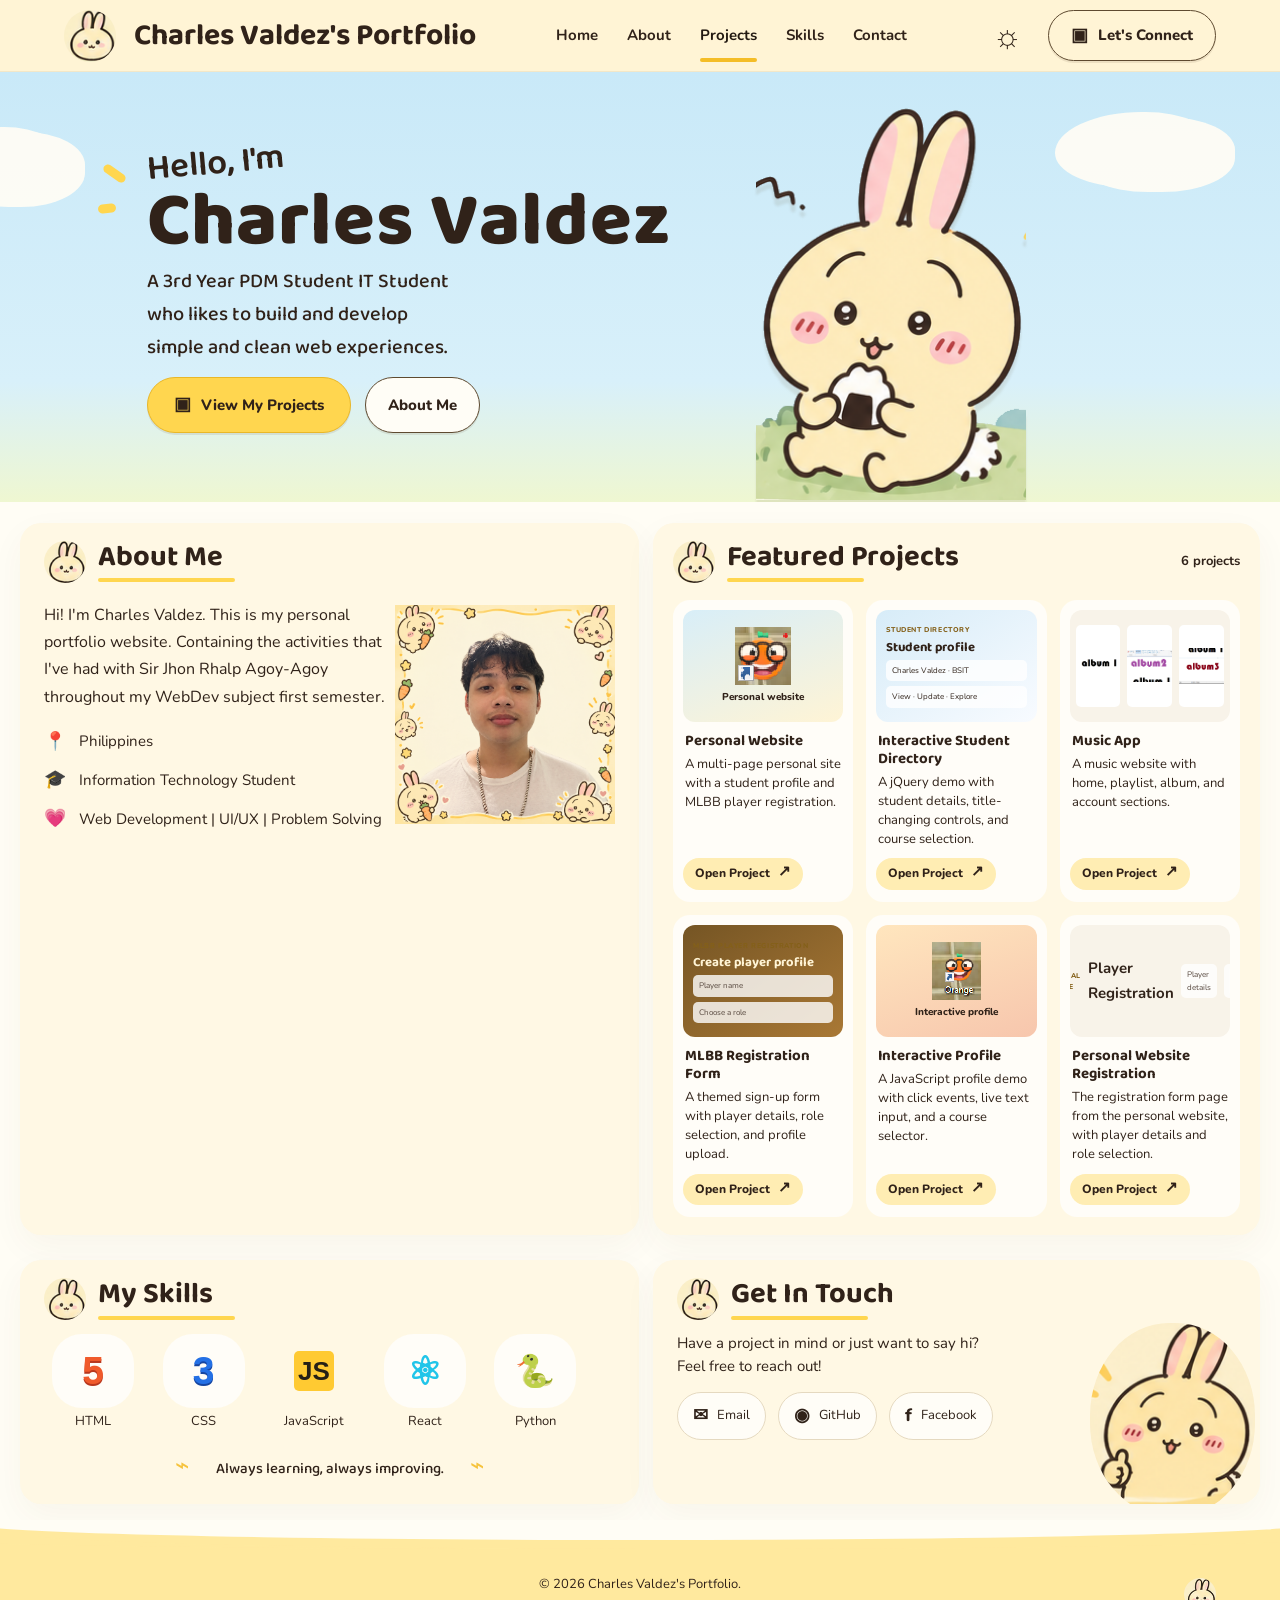
<file: usagi-portfolio/index.html>
<!doctype html>
<html lang="en">
  <head>
    <meta charset="utf-8">
    <meta name="viewport" content="width=device-width,initial-scale=1">
    <meta name="theme-color" content="#fff4d5">
    <meta name="description" content="Charles Valdez's pastel portfolio — a passionate developer who loves building simple, clean, useful web experiences.">
    <title>Charles Valdez's Portfolio</title>
    <link rel="preconnect" href="https://fonts.googleapis.com">
    <link rel="preconnect" href="https://fonts.gstatic.com" crossorigin>
    <link href="https://fonts.googleapis.com/css2?family=Baloo+2:wght@400;500;600;700;800&family=Nunito:wght@400;500;600;700;800&display=swap" rel="stylesheet">
    <link rel="stylesheet" href="styles.css">
  </head>
  <body>
    <header class="site-header"><a class="brand" href="#home"><img src="assets/usagi-logo.png" alt=""><span>Charles Valdez's Portfolio</span></a><button class="menu-toggle" aria-label="Open navigation" aria-expanded="false"><span></span><span></span><span></span></button>
      <nav class="nav" aria-label="Main navigation"><a class="active" href="#home">Home</a><a href="#about">About</a><a href="#projects">Projects</a><a href="#skills">Skills</a><a href="#contact">Contact</a></nav>
      <div class="header-actions"><button class="theme-toggle" aria-label="Toggle dark mode" title="Toggle dark mode">☼</button><a class="pill connect" href="#contact"><span class="briefcase">▣</span> Let's Connect</a></div>
    </header>
    <main id="home">
      <section class="hero">
        <div class="hero-copy"><span class="spark spark-one"></span><span class="spark spark-two"></span>
          <p class="eyebrow">Hello, I'm</p>
          <h1>Charles Valdez</h1>
          <p class="intro">
            A 3rd Year PDM Student IT Student<br class="desktop"> who likes to build and develop<br class="desktop">simple and clean web experiences.
          </p>
          <div class="hero-buttons"><a class="pill primary" href="#projects"><span class="briefcase">▣</span> View My Projects</a><a class="pill" href="#about">About Me</a></div>
        </div>
        <img class="hero-usagi" src="assets/usagi-hero.png" alt="Usagi holding a rice ball"></section>
      <div class="content-grid">
        <section class="panel about-panel" id="about">
          <div class="section-title"><img src="assets/usagi-logo.png" alt="">
            <div>
              <h2>About Me</h2>
              <span class="underline"></span></div>
          </div>
          <div class="about-content">
            <div>
              <p>Hi! I'm Charles Valdez. This is my personal portfolio website. Containing the activities that I've had with Sir Jhon Rhalp Agoy-Agoy throughout my WebDev subject first semester.</p>
              <ul class="facts">
                <li><span>📍</span> Philippines
                </li>
                <li><span>🎓</span> Information Technology Student
                </li>
                <li><span>💗</span> Web Development | UI/UX | Problem Solving
                </li>
              </ul>
            </div>
            <img src="assets/2ade667f-fbb0-4950-a310-0f967812a03e.png" alt="Usagi working on a laptop"></div>
        </section>
        <section class="panel projects-panel" id="projects">
          <div class="section-title"><img src="assets/usagi-logo.png" alt="">
            <div>
              <h2>Featured Projects</h2>
              <span class="underline"></span></div>
            <span class="view-all">6 projects</span></div>
          <div class="projects" id="projects-list">
            <article class="project-card">
              <div class="project-art preview-personal">
                <img class="preview-app-icon" src="projects/personal-website/idol.png" alt="" loading="lazy">
                <span>Personal website</span>
              </div>
              <h3>Personal Website</h3>
              <p>A multi-page personal site with a student profile and MLBB player registration.</p>
              <a class="small-pill" href="projects/personal-website/Home.html" target="_blank" rel="noreferrer">Open Project <span>↗</span></a>
            </article>
            <article class="project-card">
              <div class="project-art preview-directory">
                <span class="preview-kicker">STUDENT DIRECTORY</span>
                <strong>Student profile</strong>
                <span class="preview-line">Charles Valdez · BSIT</span>
                <span class="preview-line">View · Update · Explore</span>
              </div>
              <h3>Interactive Student Directory</h3>
              <p>A jQuery demo with student details, title-changing controls, and course selection.</p>
              <a class="small-pill" href="projects/student-directory/index.html" target="_blank" rel="noreferrer">Open Project <span>↗</span></a>
            </article>
            <article class="project-card">
              <div class="project-art preview-albums">
                <img src="projects/music-app/album1.png" alt="" loading="lazy">
                <img src="projects/music-app/album2.png" alt="" loading="lazy">
                <img src="projects/music-app/album3.png" alt="" loading="lazy">
              </div>
              <h3>Music App</h3>
              <p>A music website with home, playlist, album, and account sections.</p>
              <a class="small-pill" href="projects/music-app/home.html" target="_blank" rel="noreferrer">Open Project <span>↗</span></a>
            </article>
            <article class="project-card">
              <div class="project-art preview-registration">
                <span class="preview-kicker">MLBB PLAYER REGISTRATION</span>
                <strong>Create player profile</strong>
                <span class="form-preview-field">Player name</span>
                <span class="form-preview-field">Choose a role</span>
              </div>
              <h3>MLBB Registration Form</h3>
              <p>A themed sign-up form with player details, role selection, and profile upload.</p>
              <a class="small-pill" href="projects/mlbb-registration/Registration.html" target="_blank" rel="noreferrer">Open Project <span>↗</span></a>
            </article>
            <article class="project-card">
              <div class="project-art preview-profile">
                <img class="preview-app-icon" src="projects/interactive-profile/cute.png" alt="" loading="lazy">
                <span>Interactive profile</span>
              </div>
              <h3>Interactive Profile</h3>
              <p>A JavaScript profile demo with click events, live text input, and a course selector.</p>
              <a class="small-pill" href="projects/interactive-profile/Valdez.html" target="_blank" rel="noreferrer">Open Project <span>↗</span></a>
            </article>
            <article class="project-card">
              <div class="project-art preview-albums">
                <span class="preview-kicker">PERSONAL WEBSITE</span>
                <strong>Player Registration</strong>
                <span class="form-preview-field">Player details</span>
                <span class="form-preview-field">Choose a role</span>
              </div>
              <h3>Personal Website Registration</h3>
              <p>The registration form page from the personal website, with player details and role selection.</p>
              <a class="small-pill" href="projects/personal-website/Registration.html" target="_blank" rel="noreferrer">Open Project <span>↗</span></a>
            </article>
          </div>
        </section>
        <section class="panel skills-panel" id="skills">
          <div class="section-title"><img src="assets/usagi-logo.png" alt="">
            <div>
              <h2>My Skills</h2>
              <span class="underline"></span></div>
          </div>
          <div class="skills">
            <div class="skill"><span class="skill-icon html">5</span><span>HTML</span></div>
            <div class="skill"><span class="skill-icon css">3</span><span>CSS</span></div>
            <div class="skill"><span class="skill-icon js">JS</span><span>JavaScript</span></div>
            <div class="skill"><span class="skill-icon react">⚛</span><span>React</span></div>
            <div class="skill"><span class="skill-icon python">🐍</span><span>Python</span></div>
          </div>
          <p class="learning"><span>⌁</span> Always learning, always improving. <span>⌁</span></p>
        </section>
        <section class="panel contact-panel" id="contact">
          <div class="section-title"><img src="assets/usagi-logo.png" alt="">
            <div>
              <h2>Get In Touch</h2>
              <span class="underline"></span></div>
          </div>
          <p>
            Have a project in mind or just want to say hi?<br>Feel free to reach out!
          </p>
          <div class="contact-links"><a href="https://mail.google.com/mail/?view=cm&amp;fs=1&amp;to=charlesjuliannvaldez22%40gmail.com" target="_blank" rel="noreferrer"><span>✉</span> Email</a><a href="https://github.com/sijeu" target="_blank" rel="noreferrer"><span>◉</span> GitHub</a><a href="https://www.facebook.com/charlesnevatrippin" target="_blank" rel="noreferrer"><span>f</span> Facebook</a></div>
          <img class="contact-usagi" src="assets/usagi-contact.png" alt="Usagi waving hello"></section>
      </div>
    </main>
    <footer>
      <div class="footer-hills"></div>
      <p>
        © 2026 Charles Valdez's Portfolio.
      </p>
      <div class="footer-icons"><img src="assets/usagi-logo.png" alt=""></div>
    </footer>
    <script src="script.js"></script></body>
</html>
</file>
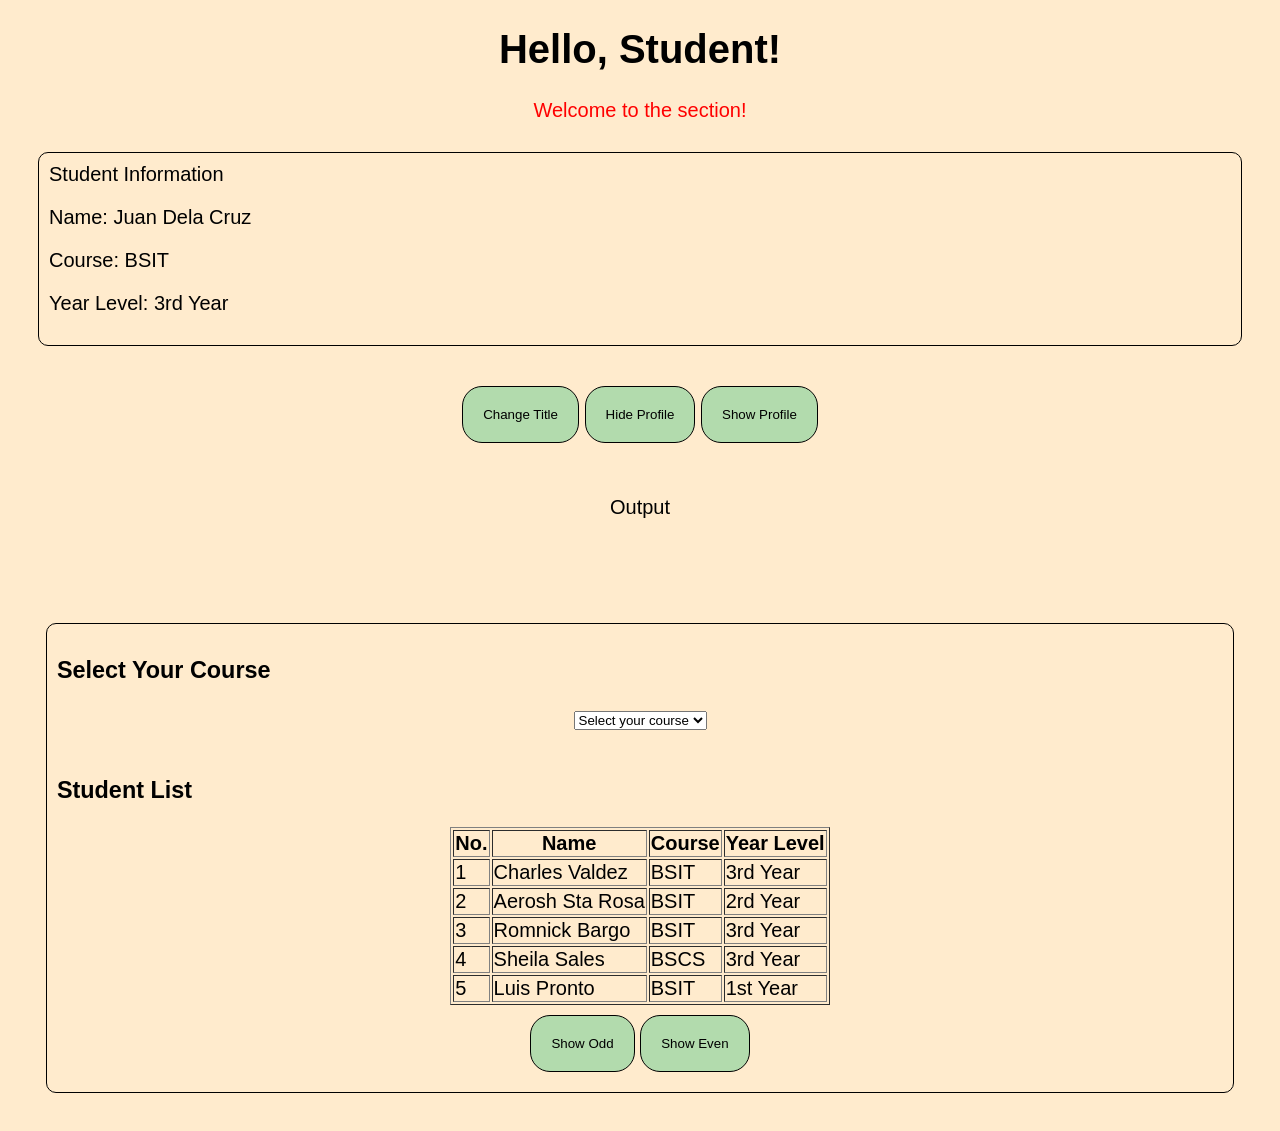
<file: usagi-portfolio/projects/student-directory/index.html>
<!DOCTYPE html>
<html lang="en">
<head>
    <meta charset="UTF-8">
    <meta name="viewport" content="width=device-width, initial-scale=1.0">
    <title>Document</title>
    <link rel="stylesheet" href="styles.css">
    <script src="https://code.jquery.com/jquery-3.7.1.min.js"></script>
</head>
<body>
    <!-- <div class="card">
        <h1 id="title">Hello BSIT31C</h1>
        <p class="intro">Welcome to JQuery</p>
        <p>yooo</p>
        <p>lodi</p>

        <a href="#">Click to Move</a>
        <br>
        <br>
        <input id="name" type="text" placeholder="Type your Name">
        <br>
        
        <button id="button">Click Here!</button>

        <br>
        <select id="course">
            <option value="none">Select your course</option>
            <option value="BSIT">BSIT</option>
            <option value="BSCS">BSCS</option>
        </select>
        <br>

        <br><br>
        <button id="button" class="colorbtn">Click Here!</button>
        <button id="button" class="colorbtn">Click Here!</button>
        <button id="button" class="colorbtn">Click Here!</button>
        
        <p id="message">Output:</p>

        <center>
            <table border="1" id="table">
                <th>Subject</th>
                <th>Section</th>
                <th>Name</th>
                <tr><td>Math</td><td>BSIT</td><td>Charles</td></tr>
                <tr><td>Secret</td><td>BSCS</td><td>NO</td></tr>
            </table>
        </center>
    </div> -->

    <h1 id="title">Hello, Student!</h1>
    <p class="intro">Welcome to the section!</p>

    <div class="card" id="info">Student Information
        <p>Name: Juan Dela Cruz</p>
        <p>Course: BSIT</p>
        <p>Year Level: 3rd Year</p>
    </div>

    <button id="button">Change Title</button>
    <button id="button1">Hide Profile</button>
    <button id="button2">Show Profile</button>
    <script src="script.js"></script>

    <br><br>

    <p id="message">Output</p>

    <br><br>

    <div class="card2">
        <h3>Select Your Course</h3>
        <center>
        <select id="course">
            <option value="none">Select your course</option>
            <option value="BSIT">BSIT</option>
            <option value="BSCS">BSCS</option>
        </select>
        </center>
        <br>
        <h3>
            Student List
        </h3>
        <center>
            <table border="1" id="table">
                <th>No.</th>
                <th>Name</th>
                <th>Course</th>
                <th>Year Level</th>
                <tr><td>1</td><td>Charles Valdez</td><td>BSIT</td><td>3rd Year</td></tr>
                <tr><td>2</td><td>Aerosh Sta Rosa</td><td>BSIT</td><td>2rd Year</td></tr>
                <tr><td>3</td><td>Romnick Bargo</td><td>BSIT</td><td>3rd Year</td></tr>
                <tr><td>4</td><td>Sheila Sales</td><td>BSCS</td><td>3rd Year</td></tr>
                <tr><td>5</td><td>Luis Pronto</td><td>BSIT</td><td>1st Year</td></tr>
            </table>
            <button id="odd">Show Odd</button>
            <button id="even">Show Even</button>
        </center>
    </div>
</body>
</html>
</file>
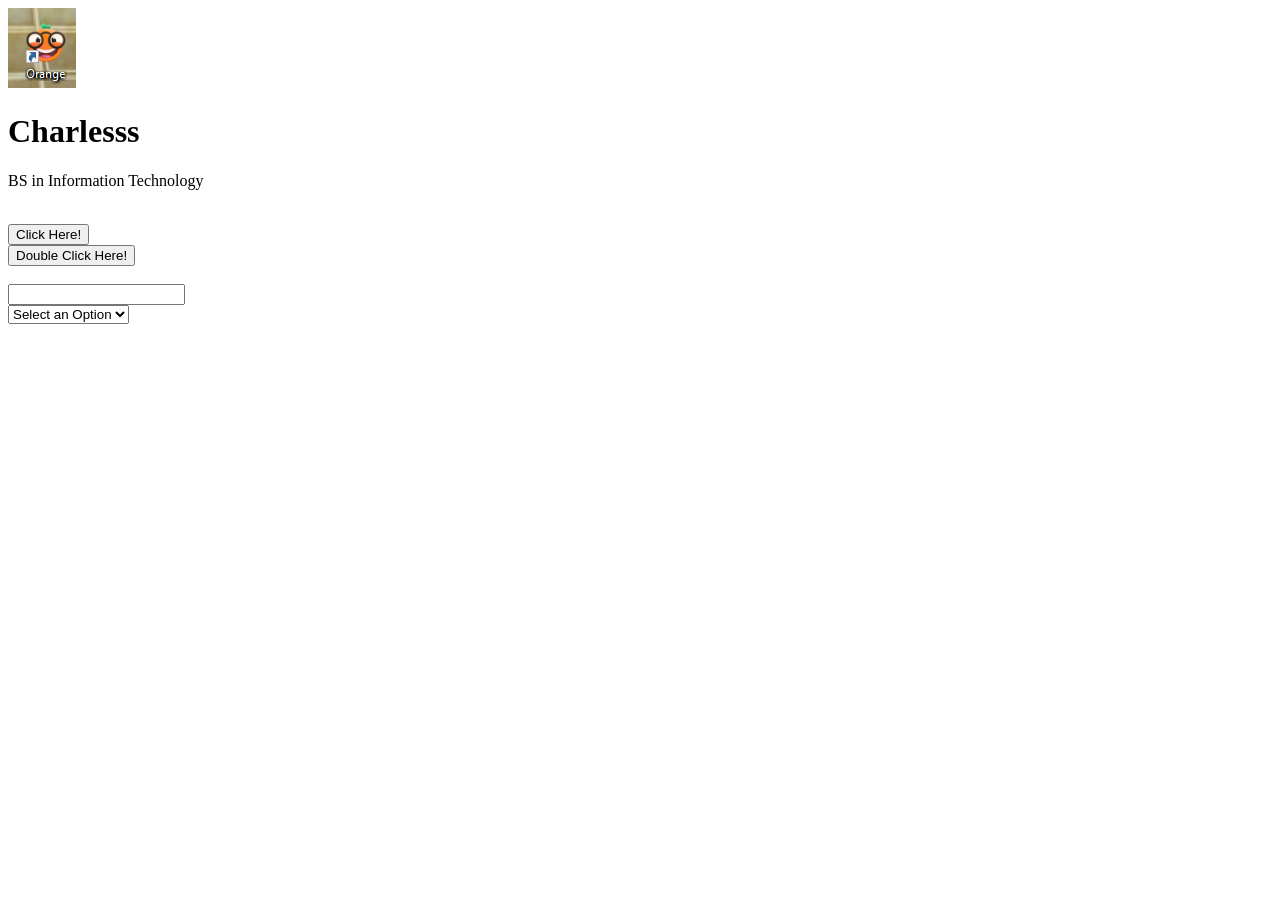
<file: usagi-portfolio/projects/interactive-profile/Sample_Valdez.html>
<!DOCTYPE html>
<html lang="en">
<head>
    <meta charset="UTF-8">
    <meta name="viewport" content="width=device-width, initial-scale=1.0">
    <title>Document</title>
</head>
<body>
    <img src="cute.png" alt="" id="image1">

    <br>

    <h1 id = "text1">Charlesss</h1>

    <p id = "p1">BS in Information Technology</p>

    <br>

    <button id="btn1"> Click Here! </button>

    <br>

    <button id="btn2"> Double Click Here! </button>

    <br>

    <br>

    <input type="text" id="input1">

    <br>

    <select name="" id="combobox">
        <option value="select">Select an Option</option>
        <option value="bsit">BSIT</option>
        <option value="bsc">BSCS</option>
        <option value="bshm">BSHM</option>
        <option value="bstm">BSTM</option>
        <option value="bsoad">BSOAD</option>
    </select>

    <script src="script.js"></script>
</body>
</html>
</file>
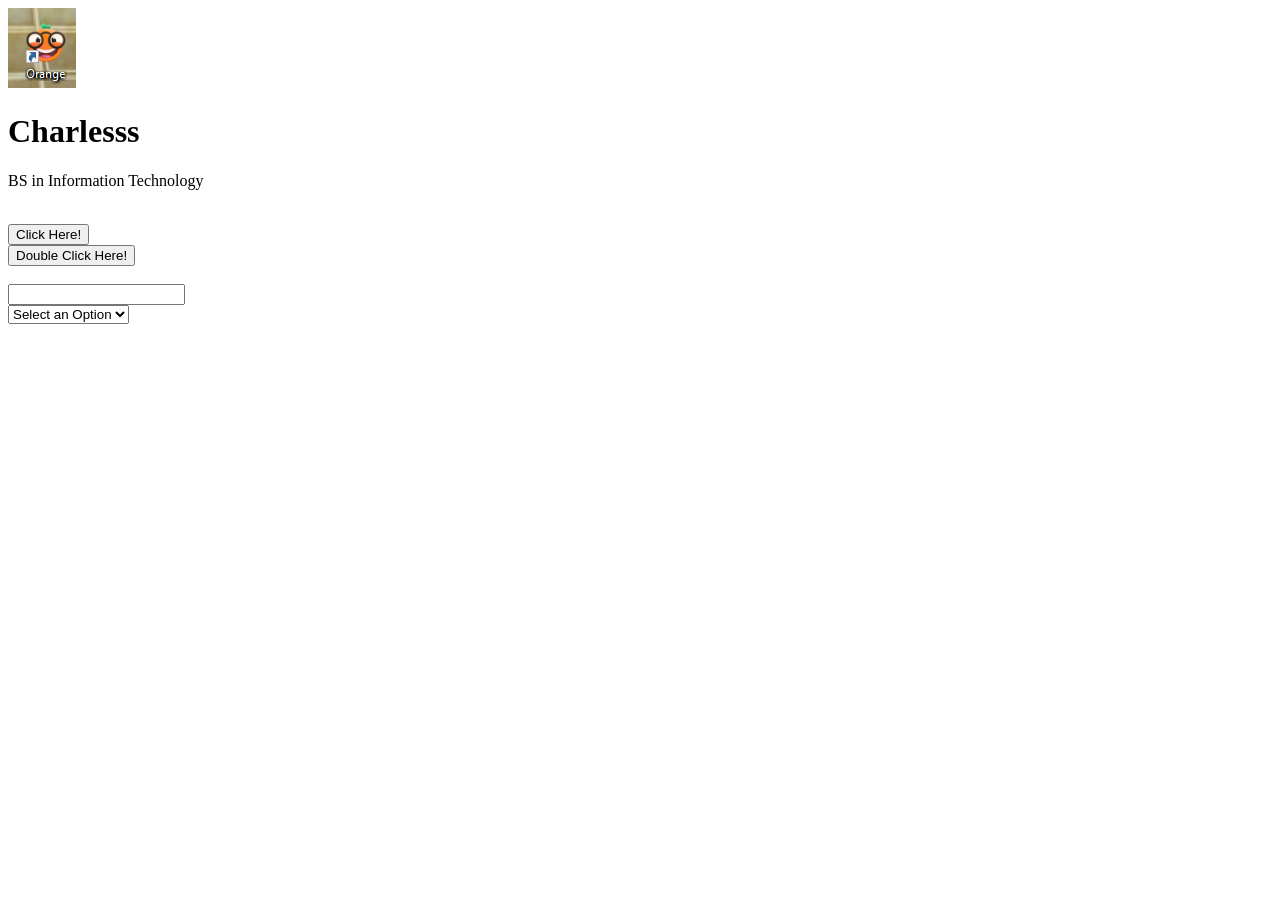
<file: usagi-portfolio/projects/interactive-profile/Valdez.html>
<!DOCTYPE html>
<html lang="en">
<head>
    <meta charset="UTF-8">
    <meta name="viewport" content="width=device-width, initial-scale=1.0">
    <title>Document</title>
</head>
<body>
    <img src="cute.png" alt="" id="image1">

    <br>

    <h1 id = "text1">Charlesss</h1>

    <p id="text2">BS in Information Technology</p>

    <br>

    <button id="btn1"> Click Here! </button>

    <br>

    <button id="btn2"> Double Click Here! </button>

    <br>

    <br>

    <input type="text" id="input1">

    <br>

    <select name="" id="combobox">
        <option value="select">Select an Option</option>
        <option value="bsit">BSIT</option>
        <option value="bsc">BSCS</option>
        <option value="bshm">BSHM</option>
        <option value="bstm">BSTM</option>
        <option value="bsoad">BSOAD</option>
    </select>

    <script src="script.js"></script>
</body>
</html>
</file>
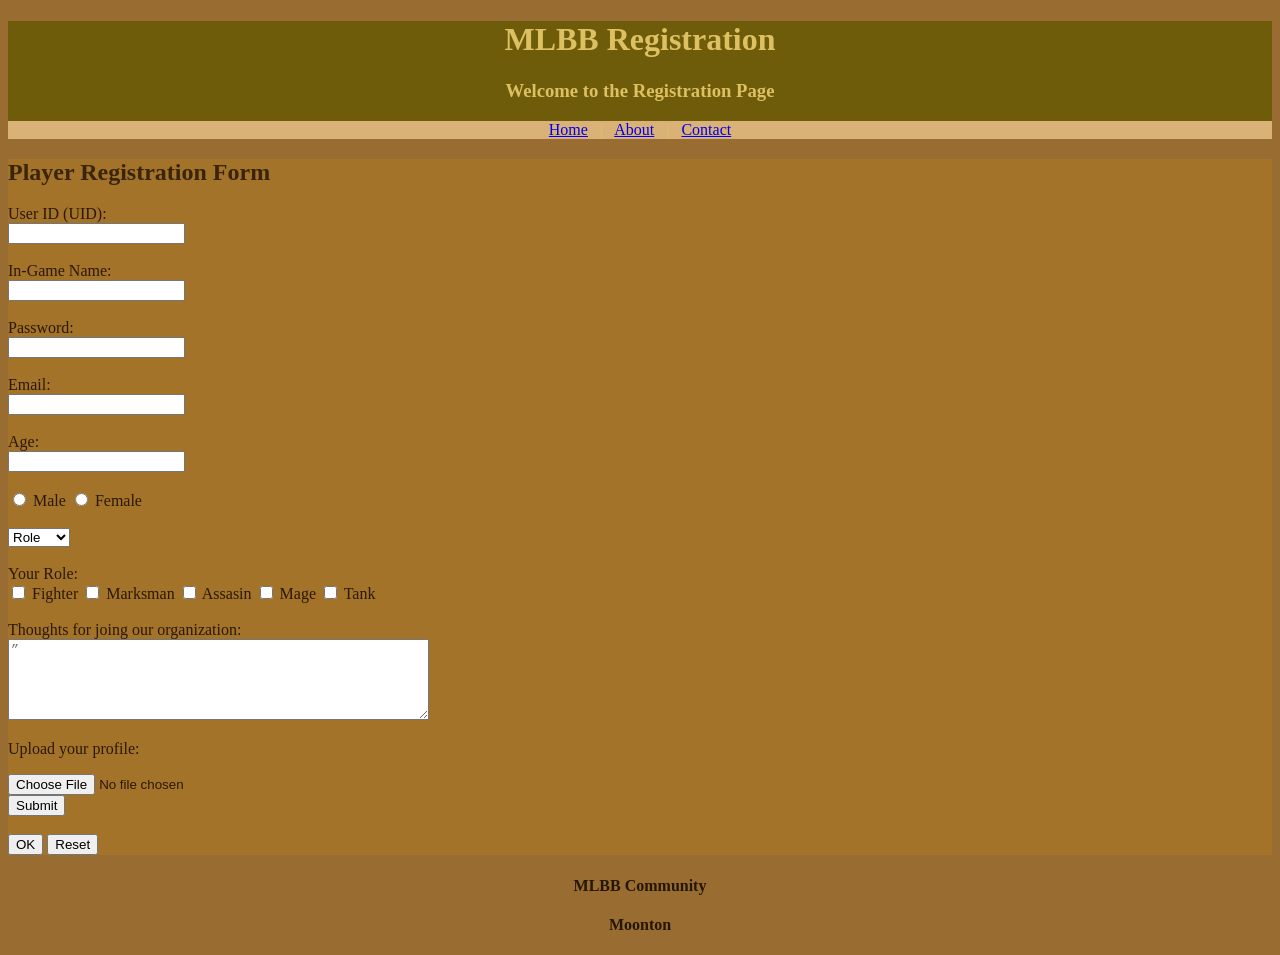
<file: usagi-portfolio/projects/mlbb-registration/Registration.html>
<!DOCTYPE html>
<html lang="en">
<head>
    <meta charset="UTF-8">
    <meta name="viewport" content="width=device-width, initial-scale=1.0">
    <title>Login Form</title>
</head>
<body style="background-color: rgb(153, 108, 50);">
    <div style="color:rgb(221, 192, 98); background-color:rgb(110, 92, 11)">
        <center>
            <h1>MLBB Registration</h1>   
            <h3>Welcome to the Registration Page</h3>  
        </center> 

        <nav style="background-color: rgb(218, 178, 119);">
            <center>
                <a href="Registration.html">Home</a>

                &nbsp; | &nbsp;

                <a href="Registration.html">About</a>

                &nbsp; | &nbsp;

                <a href="Registration.html">Contact</a>
            </center>
        </nav>
    </div> 

    <div style="background-color: rgb(163, 115, 42);">
        <h2 style="color: rgb(58, 37, 10);">Player Registration Form</h2>
        <form style="color: rgb(44, 24, 5);">
            User ID (UID):  <br>
            <input type="number" name="user_id" />

            <br>
            <br>

            In-Game Name:<br>
            <input type="text" name="ingame_name" />

            <br>
            <br>

            Password:<br><input type="password" name="password" />

            <br>
            <br>

            Email:<br>
            <input type="e-mail" name="email" />

            <br>
            <br>

            Age:<br>
            <input type="number" name="age" />

            <br>
            <br>

            <input type="radio" name="gender" value="male"> Male
            <input type="radio" name="gender" value="female"> Female

            <br>
            <br>

            <select name="dropdown">
                <option value="role" selected>Role</option>
                <option value="jungle">Jungle</option>
                <option value="gold">Gold</option>
                <option value="exp">EXP</option>
                <option value="mid">Mid</option>
                <option value="roam">Roam</option>
            </select>

            <br>
            <br>

            Your Role: <br>
                <input type="checkbox" name="Fighter" value="fighter"> Fighter
                <input type="checkbox" name="Marksman" value="marksman"> Marksman
                <input type="checkbox" name="Assasin" value="ass"> Assasin
                <input type="checkbox" name="Mage" value="mage"> Mage
                <input type="checkbox" name="Tank" value="tank"> Tank

            <br>
            <br>

            Thoughts for joing our organization: <br>
            <textarea rows="5" cols="50" name="description" placeholder=” Enter description here...”></textarea>
            <br>

            <p>Upload your profile:</p>
            <input type="file" name="fileupload" accept="image/*" />

            <br>

            <input type="submit" name="submit" value="Submit" />

            <br>
            <br>
            
            <input type="button" name="OK"  value="OK" />
            <input type="button" name="cancel" value="Reset"  />
        </form>        
    </div>

    <center style="color: rgb(37, 22, 0);">
        <h4>MLBB Community</h4>
        <h4>Moonton</h4>
    </center>
    </body>
</html>
</file>
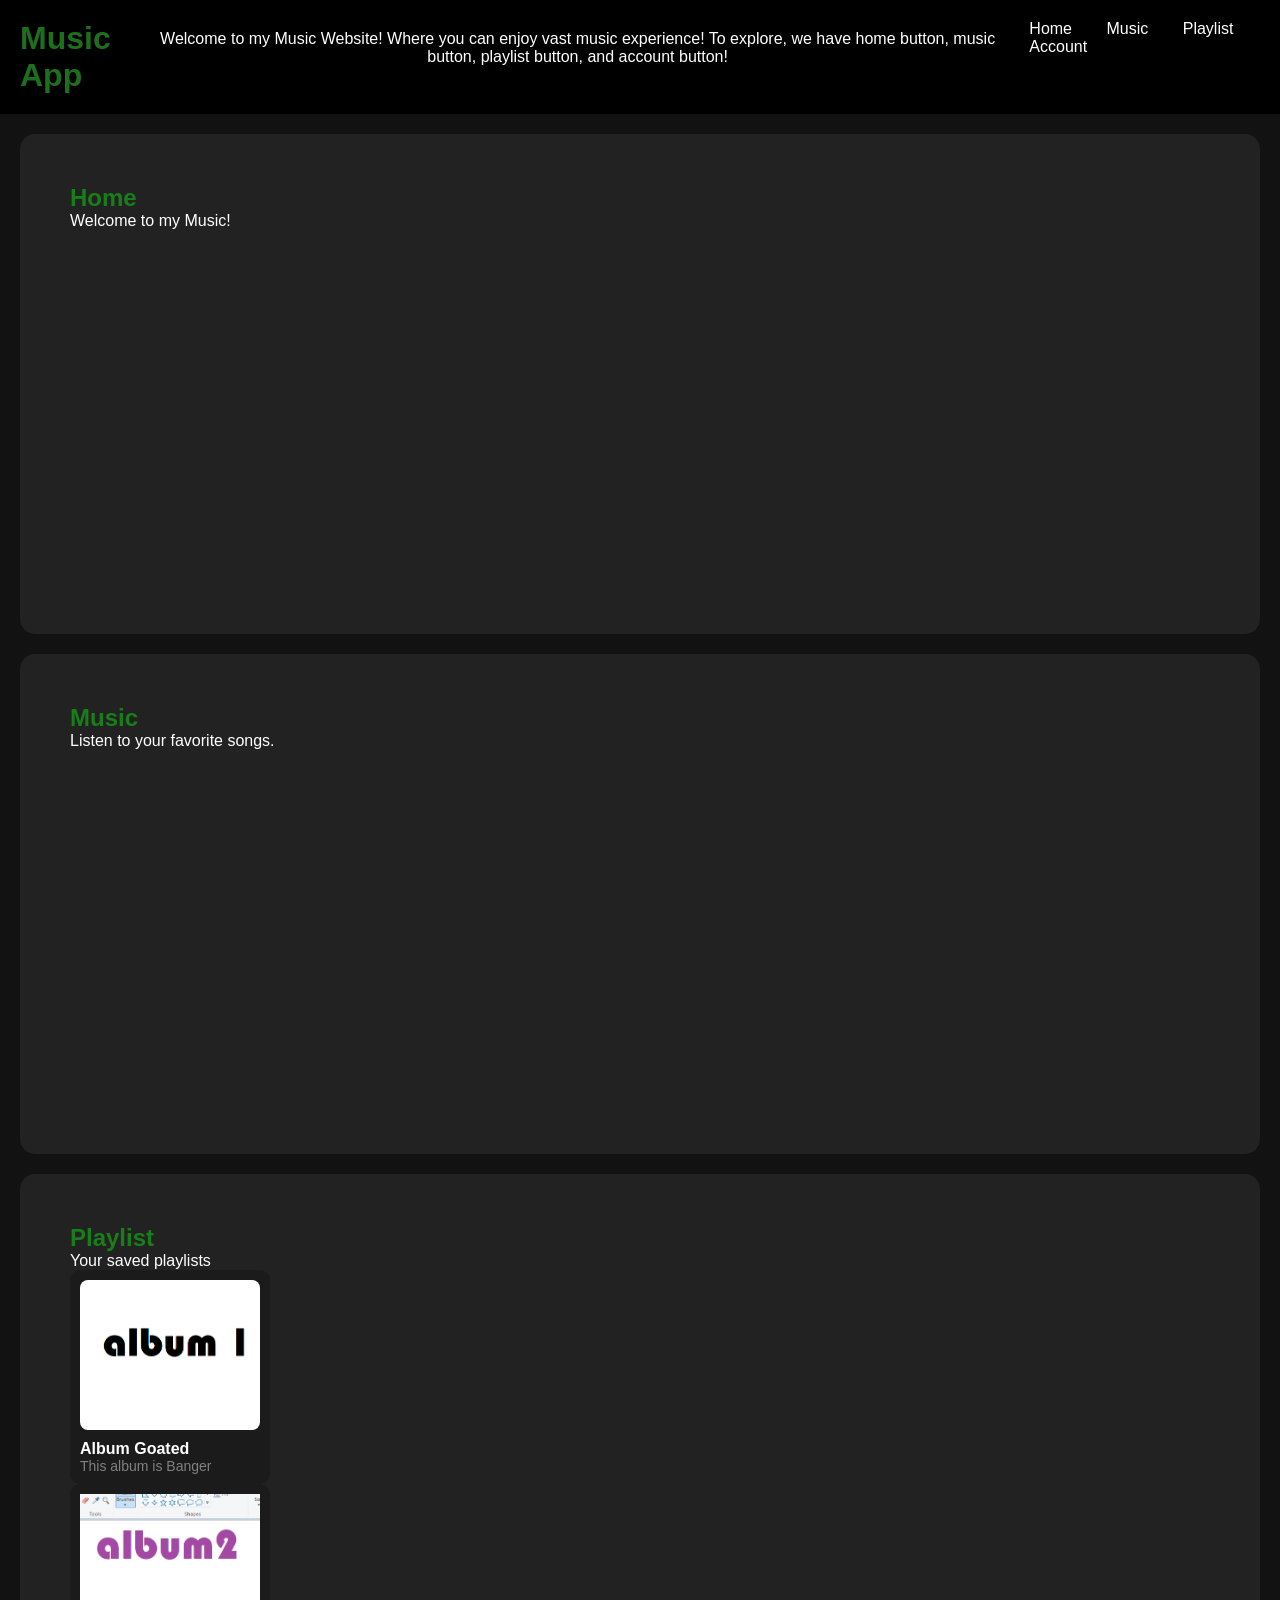
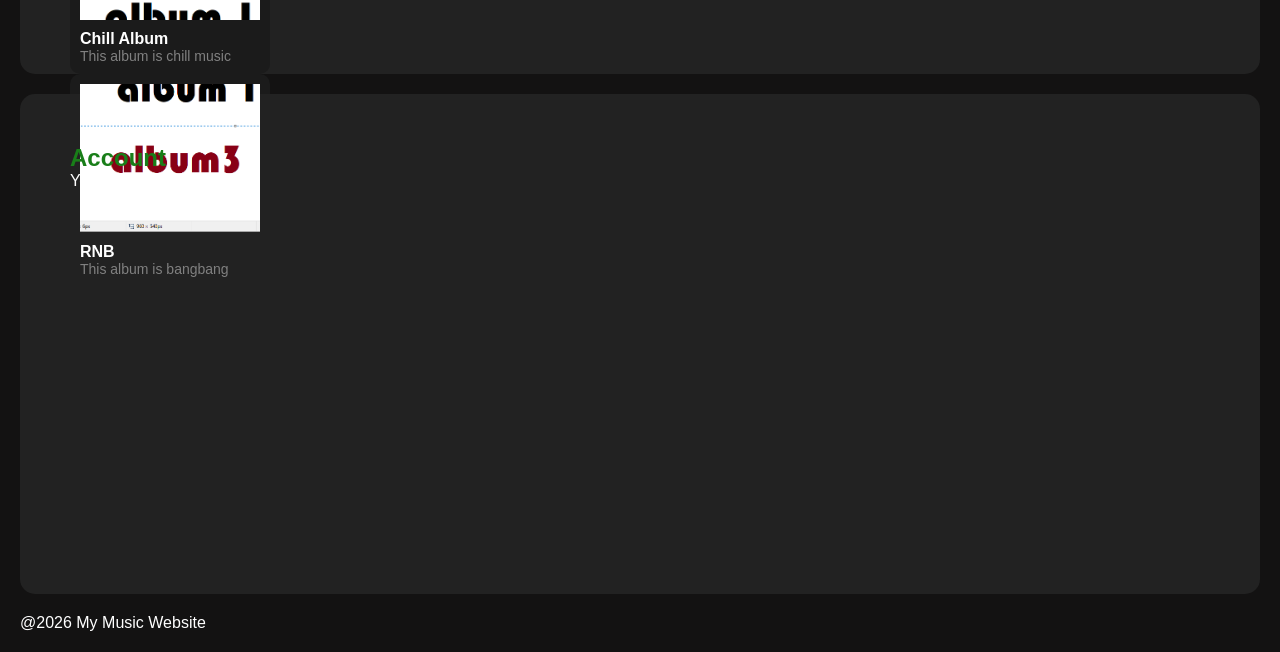
<file: usagi-portfolio/projects/music-app-activity4/home.html>
<!DOCTYPE html>
<html lang="en">
<head>
    <meta charset="UTF-8">
    <meta name="viewport" content="width=device-width, initial-scale=1.0">
    <title>Document</title>
    <link rel="stylesheet" href="main.css">
</head>
<body>
    <header class = "header">
        <h1 class="logo">Music App</h1>
        <dt>
            <dl class="description">
               Welcome to my Music Website! Where you can enjoy vast music experience!
               To explore, we have home button, music button, playlist button, and account button! 
            </dl>
        </dt>
        <nav class="nav">
            <a href="#home">Home</a>
            <a href="#music">Music</a>
            <a href="#playlist">Playlist</a>
            <a href="#account">Account</a>
        </nav>
    </header>

    <div class="content">
        <section class="box home" id="home">
            <h2>Home</h2>
            <p>Welcome to my Music!</p>
        </section>

        <section class="box music" id="music">
            <h2>Music</h2>
            <p>Listen to your favorite songs.</p>
        </section>

        <section class="box playlist" id="playlist">
            <h2>Playlist</h2>
            <p>Your saved playlists</p>

            <div class="playlistContainter">
                <section class="playlistAlbum1">
                    <img src="album1.png" alt="">
                    <h3>Album Goated</h3>
                    <p>This album is Banger</p>
                </section>

                <section class="playlistAlbum2">
                    <img src="album2.png" alt="">
                    <h3>Chill Album</h3>
                    <p>This album is chill music</p>
                </section>

                <section class="playlistAlbum3">
                    <img src="album3.png" alt="">
                    <h3>RNB</h3>
                    <p>This album is bangbang</p>
                </section>
            </div>
        </section>

        <section class="box account" id="account">
            <h2>Account</h2>
            <p>Your Profile</p>
        </section>
        

        <footer>
            <p>@2026 My Music Website</p>
        </footer>
    </div>
    
</body>
</html>
</file>
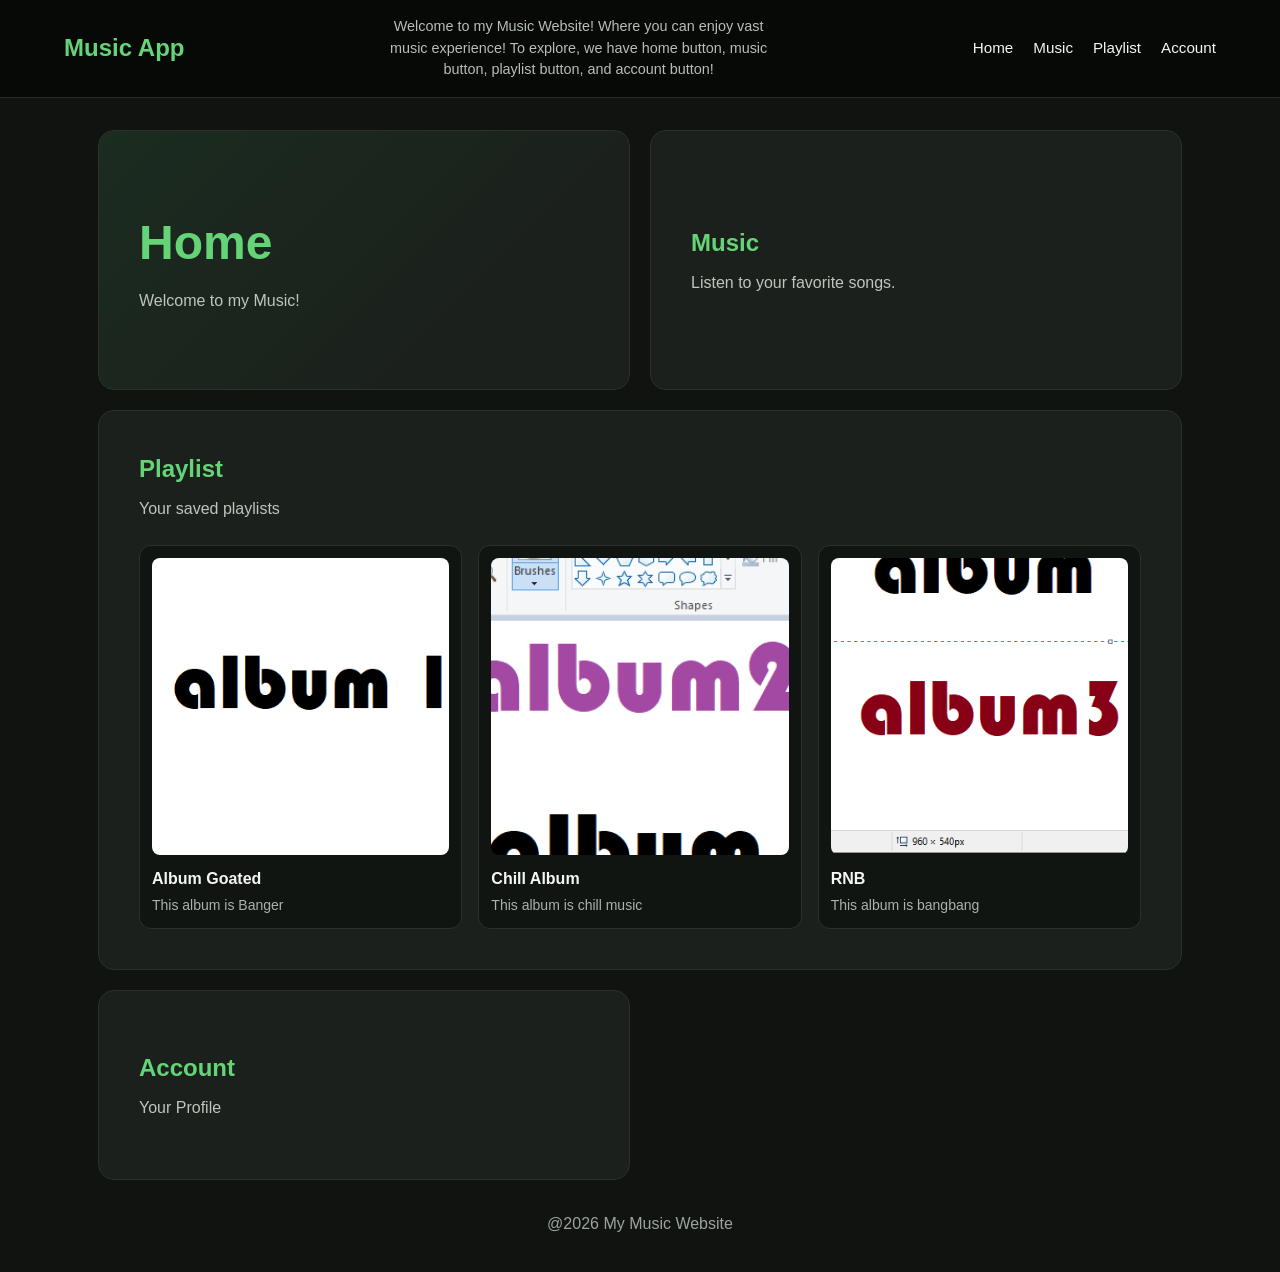
<file: usagi-portfolio/projects/music-app/home.html>
<!DOCTYPE html>
<html lang="en">
<head>
    <meta charset="UTF-8">
    <meta name="viewport" content="width=device-width, initial-scale=1.0">
    <meta name="theme-color" content="#101310">
    <title>Music App</title>
    <link rel="stylesheet" href="main.css">
</head>
<body>
    <header class="header">
        <h1 class="logo">Music App</h1>
        <p class="description">
            Welcome to my Music Website! Where you can enjoy vast music experience!
            To explore, we have home button, music button, playlist button, and account button!
        </p>
        <nav class="nav">
            <a href="#home">Home</a>
            <a href="#music">Music</a>
            <a href="#playlist">Playlist</a>
            <a href="#account">Account</a>
        </nav>
    </header>

    <main class="content">
        <section class="box home" id="home">
            <h2>Home</h2>
            <p>Welcome to my Music!</p>
        </section>

        <section class="box music" id="music">
            <h2>Music</h2>
            <p>Listen to your favorite songs.</p>
        </section>

        <section class="box playlist" id="playlist">
            <h2>Playlist</h2>
            <p>Your saved playlists</p>

            <div class="playlistContainer">
                <section class="playlistAlbum1">
                    <img src="album1.png" alt="Album Goated cover art">
                    <h3>Album Goated</h3>
                    <p>This album is Banger</p>
                </section>

                <section class="playlistAlbum2">
                    <img src="album2.png" alt="Chill Album cover art">
                    <h3>Chill Album</h3>
                    <p>This album is chill music</p>
                </section>

                <section class="playlistAlbum3">
                    <img src="album3.png" alt="RNB album cover art">
                    <h3>RNB</h3>
                    <p>This album is bangbang</p>
                </section>
            </div>
        </section>

        <section class="box account" id="account">
            <h2>Account</h2>
            <p>Your Profile</p>
        </section>
        

        <footer class="footer">
            <p>@2026 My Music Website</p>
        </footer>
    </main>
    
</body>
</html>
</file>
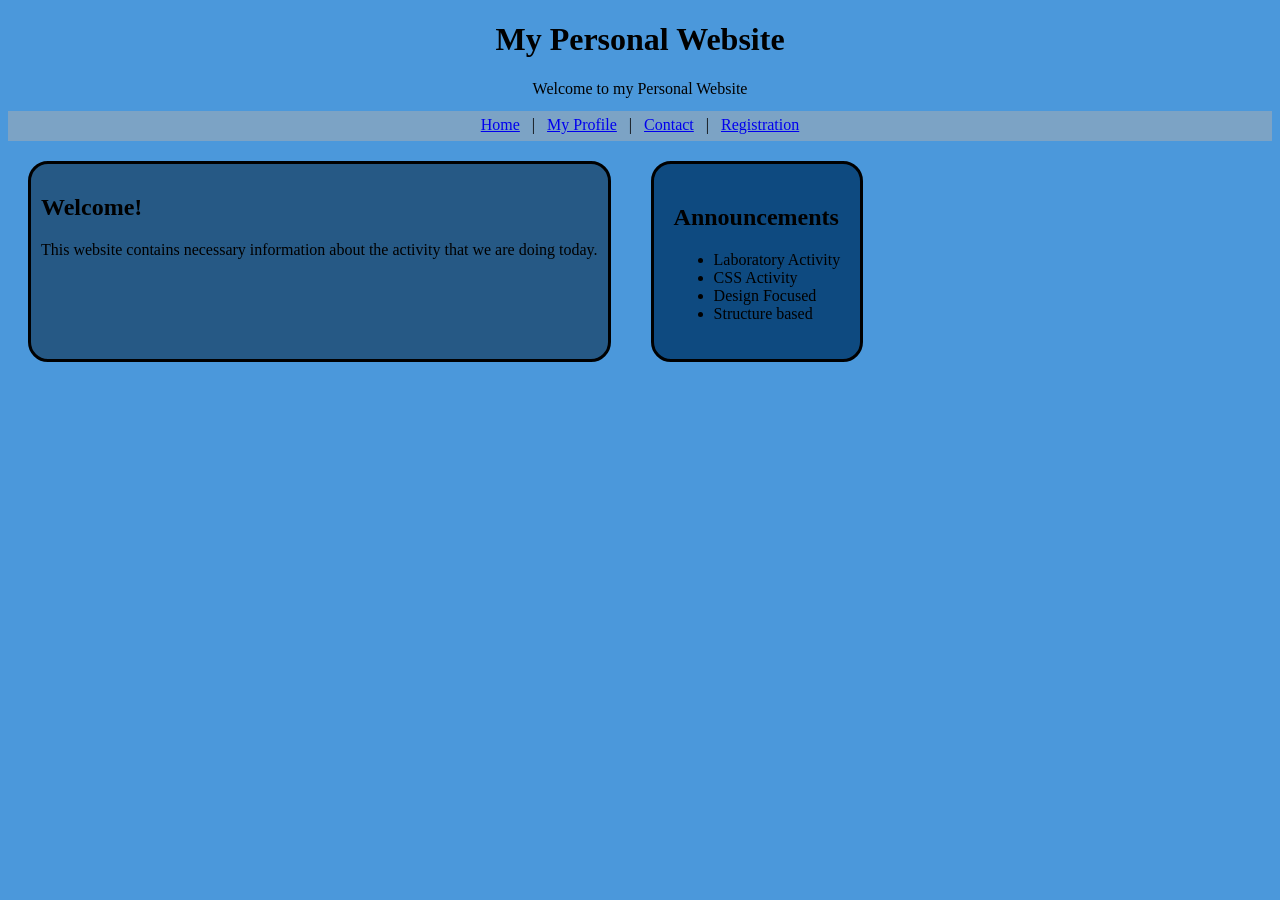
<file: usagi-portfolio/projects/personal-website/Home.html>
<!DOCTYPE html>
<html lang="en">
<head>
    <meta charset="UTF-8">
    <meta name="viewport" content="width=device-width, initial-scale=1.0">
    <link rel="stylesheet" href="myWebsite.css">
    <title>Home</title>
</head>
<body class="homebody">
    <header>
        <div class="headings">
            <h1>My Personal Website</h1>
            <p>Welcome to my Personal Website</p>                      
        </div>
        <div class="navigation">
            <a href="Home.html">Home</a>

            &nbsp; | &nbsp;

            <a href="myProfile.html">My Profile</a>

            &nbsp; | &nbsp;

            <a href="Registration.html">Contact</a>

            &nbsp; | &nbsp;

            <a href="Registration.html">Registration</a>
        </div>
    </header>

    <section class="content">
            <div class="welcome">
                <h1>Welcome!</h1>
                <p class="welcomesubtext">This website contains necessary information about the activity that
                    we are doing today.
                </p>        
            </div>
            <div class="announcement">
                <h1>Announcements</h1>
                <ul class="announcementlist">
                    <li>Laboratory Activity</li>
                    <li>CSS Activity</li>
                    <li>Design Focused</li>
                    <li>Structure based</li>
                </ul>
            </div>
    </section>   
</body>
</html>
</file>
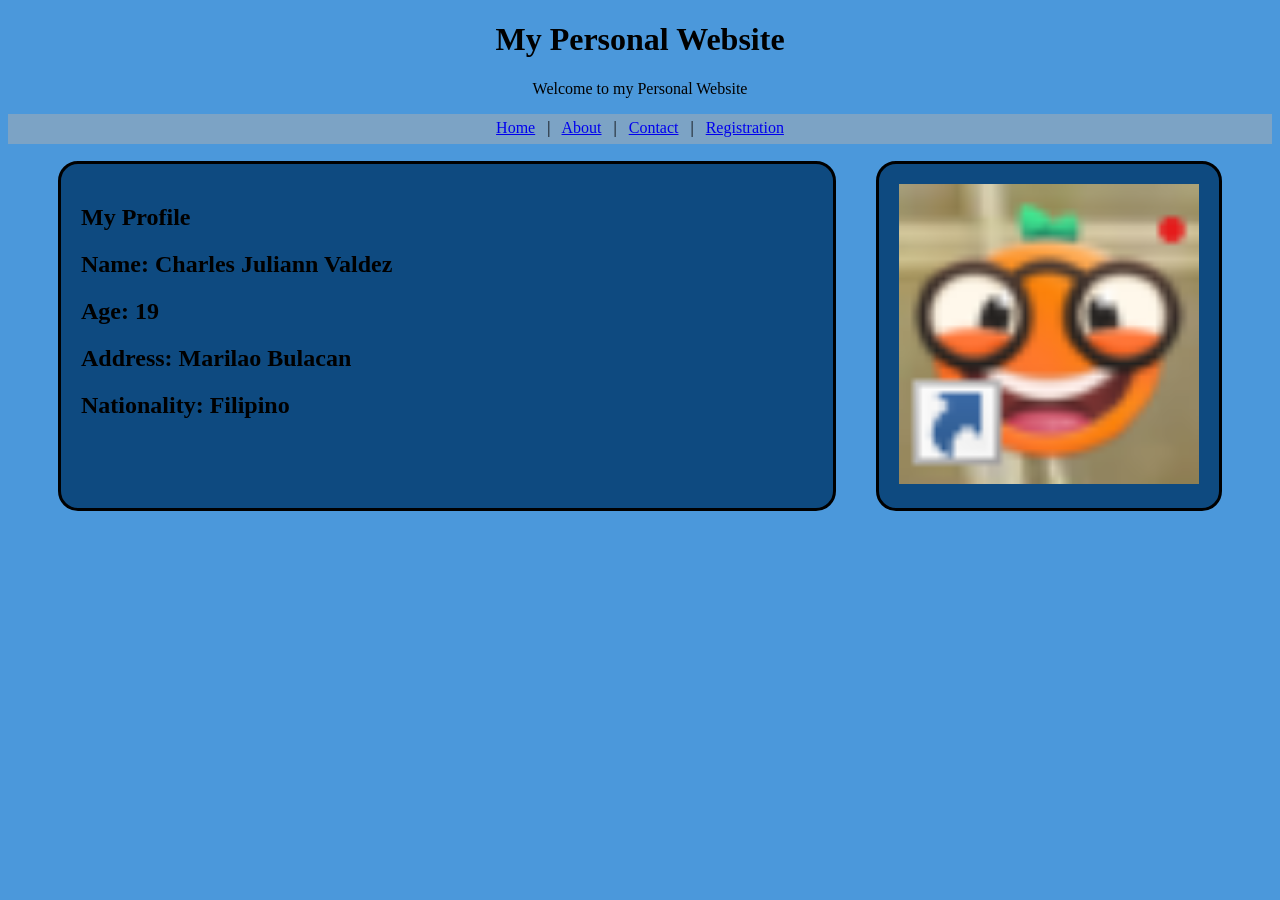
<file: usagi-portfolio/projects/personal-website/myProfile.html>
<!DOCTYPE html>
<html lang="en">
<head>
    <meta charset="UTF-8">
    <meta name="viewport" content="width=device-width, initial-scale=1.0">
    <link rel="stylesheet" href="myWebsite.css">
    <title>Document</title>
</head>
<body class="bodyprofile">
    <div class="headings">
        <h1>My Personal Website</h1>
        <p>Welcome to my Personal Website</p>
        
        <div class="navigation">
            <a href="Registration.html">Home</a>

            &nbsp; | &nbsp;

            <a href="Registration.html">About</a>

            &nbsp; | &nbsp;

            <a href="Registration.html">Contact</a>

            &nbsp; | &nbsp;

            <a href="Registration.html">Registration</a>
        </div>
    </div>

    <section class="profile">
        <div class="info">
            <h1>My Profile</h1>
            <h2>Name: Charles Juliann Valdez</h2>
            <h2>Age: 19</h2>
            <h2>Address: Marilao Bulacan</h2>
            <h2>Nationality: Filipino</h2>        
        </div>
        <div class="orange">
            <img class="orangepic" src="idol.png">
        </div>
    </section>
</body>
</html>
</file>
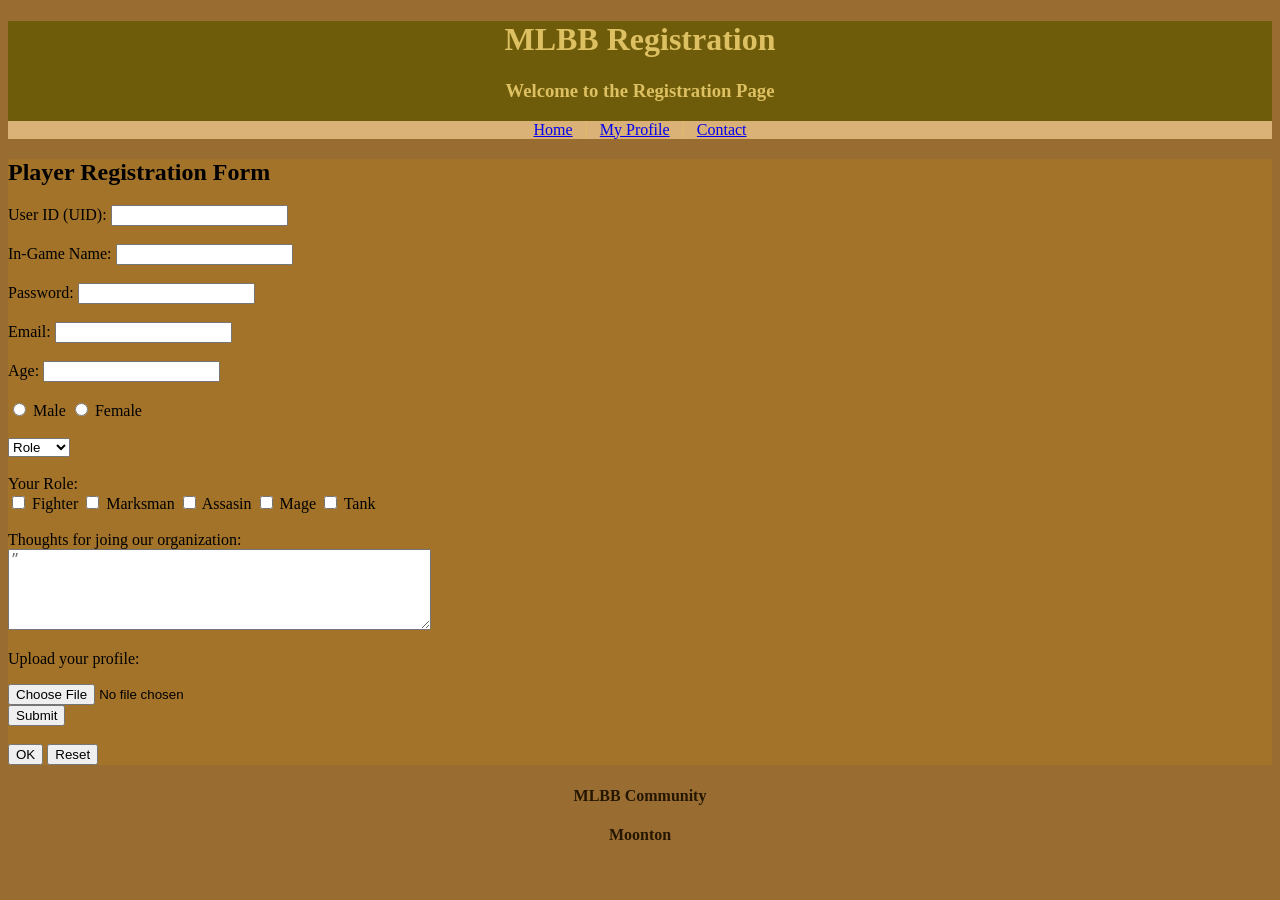
<file: usagi-portfolio/projects/personal-website/Registration.html>
<!DOCTYPE html>
<html lang="en">
<head>
    <meta charset="UTF-8">
    <meta name="viewport" content="width=device-width, initial-scale=1.0">
    <title>Login Form</title>
    <link rel="stylesheet" href="myWebsite.css">
</head>
<body class = "loginbody">
    <div class = "logintop">
        <h1>MLBB Registration</h1>   
        <h3>Welcome to the Registration Page</h3>  

        <nav class = "loginnav">
            <a href="Home.html">Home</a>

            &nbsp; | &nbsp;

            <a href="myProfile.html">My Profile</a>

            &nbsp; | &nbsp;

            <a href="Registration.html">Contact</a>
        </nav>
    </div> 
    <div class="loginform">
        <h2>Player Registration Form</h2>        
        <form >
        User ID (UID):  <input type="text" name="user_id" />

        <br>
        <br>

        In-Game Name:   <input type="text" name="ingame_name" />

        <br>
        <br>

        Password:  <input type="password" name="password" />

        <br>
        <br>

        Email:  <input type="e-mail" name="email" />

        <br>
        <br>

        Age:  <input type="number" name="age" />

        <br>
        <br>

        <input type="radio" name="gender" value="male"> Male
        <input type="radio" name="gender" value="female"> Female

        <br>
        <br>

        <select name="dropdown">
            <option value="role" selected>Role</option>
            <option value="jungle">Jungle</option>
            <option value="gold">Gold</option>
            <option value="exp">EXP</option>
            <option value="mid">Mid</option>
            <option value="roam">Roam</option>
        </select>

        <br>
        <br>

        Your Role: <br>
            <input type="checkbox" name="Fighter" value="fighter"> Fighter
            <input type="checkbox" name="Marksman" value="marksman"> Marksman
            <input type="checkbox" name="Assasin" value="ass"> Assasin
            <input type="checkbox" name="Mage" value="mage"> Mage
            <input type="checkbox" name="Tank" value="tank"> Tank

        <br>
        <br>

        Thoughts for joing our organization:<br>
            <textarea rows="5" cols="50" name="description" placeholder=” Enter description here...”></textarea>

            <br>

            <p>Upload your profile:</p>
            <input type="file" name="fileupload" accept="image/*" />

            <br>

            <input type="submit" name="submit" value="Submit" />

            <br>
            <br>
            
            <input type="button" name="OK"  value="OK" />
            <input type="button" name="cancel" value="Reset"  />
        </form>        
    </div>
    <section class="bottom">
        <h4>MLBB Community</h4>
        <h4>Moonton</h4>
    </section>
</body>
</html>
</file>
<file: usagi-portfolio/styles.css>
:root {
  --cream: #fff4d5;
  --paper: #fffdf5;
  --ink: #302219;
  --gold: #ffd64f;
  --gold-deep: #f4bd27;
  --sky: #cceafa;
  --panel: #fff8e4;
  --line: #e6d7b6;
  --muted: #594a40;
  --shadow: 0 12px 35px #6046190b;
}

* {
  box-sizing: border-box;
}

html {
  scroll-behavior: smooth;
  scroll-padding-top: 88px;
}

body {
  margin: 0;
  background: var(--paper);
  color: var(--ink);
  font-family: Nunito, Arial, sans-serif;
  font-size: 15px;
  line-height: 1.65;
}

.site-header {
  height: 72px;
  position: sticky;
  z-index: 10;
  top: 0;
  background: var(--cream);
  display: flex;
  align-items: center;
  padding: 0 max(calc((100vw - 1240px)/2), 5%);
  gap: 34px;
  border-bottom: 1px solid #f2e7c8;
}

.brand {
  display: flex;
  align-items: center;
  gap: 18px;
  text-decoration: none;
  color: var(--ink);
  white-space: nowrap;
  font: 700 30px 'Baloo 2', sans-serif;
}

.brand img {
  width: 52px;
  height: 52px;
  object-fit: cover;
  border-radius: 50%;
}

.nav {
  display: flex;
  align-items: center;
  gap: 29px;
  margin: auto;
  font-weight: 700;
}

.nav a {
  position: relative;
  color: var(--ink);
  text-decoration: none;
  padding: 22px 0;
}

.nav a:hover, .nav a.active {
  color: #221911;
}

.nav a.active:after {
  content: "";
  position: absolute;
  bottom: 8px;
  height: 4px;
  border-radius: 5px;
  background: var(--gold-deep);
  left: 0;
  right: 0;
}

.header-actions {
  display: flex;
  align-items: center;
  gap: 20px;
}

.theme-toggle {
  border: 0;
  background: transparent;
  color: var(--ink);
  font-size: 32px;
  line-height: 1;
  cursor: pointer;
}

.pill {
  display: inline-flex;
  align-items: center;
  gap: 10px;
  text-decoration: none;
  color: var(--ink);
  border: 1.5px solid #5e4a30;
  border-radius: 99px;
  padding: 10px 22px;
  background: #fffdf6;
  font-weight: 800;
  box-shadow: 0 2px 0 #4f38251a;
}

.connect {
  background: transparent;
}

.briefcase {
  font-size: 18px;
}

.menu-toggle {
  display: none;
}

.hero {
  height: 430px;
  position: relative;
  overflow: hidden;
  background: linear-gradient(180deg, #c9e9f8 0%, #d8f0fa 72%, #eff7d1 100%);
  display: flex;
  align-items: center;
  padding: 20px max(calc((100vw - 1200px)/2 + 105px), 11.5%);
}

.hero:before, .hero:after {
  content: "";
  position: absolute;
  width: 140px;
  height: 75px;
  border-radius: 60% 48% 50% 50%;
  background: #fffdf5;
  opacity: .94;
  filter: drop-shadow(20px 5px 0 #fffdf5);
  top: 55px;
  left: -75px;
}

.hero:after {
  width: 160px;
  left: auto;
  right: 65px;
  top: 40px;
}

.hero-copy {
  position: relative;
  z-index: 2;
}

.eyebrow {
  font: 600 35px 'Baloo 2', sans-serif;
  margin: 0 0 -12px;
  transform: rotate(-5deg);
  transform-origin: left;
}

.hero h1 {
  font: 800 76px/.98 'Baloo 2', sans-serif;
  margin: 0 0 6px;
  letter-spacing: 1px;
}

.intro {
  font: 500 20px/1.65 'Baloo 2', sans-serif;
  margin: 0 0 13px;
}

.hero-buttons {
  display: flex;
  gap: 14px;
}

.primary {
  background: var(--gold);
  border-color: #e9b729;
  padding: 12px 26px;
}

.hero-usagi {
  position: absolute;
  z-index: 1;
  width: 292px;
  height: 400px;
  object-fit: contain;
  right: 19%;
  bottom: 2px;
  filter: drop-shadow(0 7px 1px #5b45221a);
}

.spark {
  position: absolute;
  background: var(--gold);
  width: 25px;
  height: 9px;
  border-radius: 9px;
  transform: rotate(35deg);
  left: -45px;
  top: 28px;
}

.spark-two {
  left: -49px;
  top: 63px;
  transform: rotate(-7deg);
  width: 18px;
}

.content-grid {
  max-width: 1240px;
  margin: 0 auto;
  padding: 21px 0 16px;
  display: grid;
  grid-template-columns: 1.02fr 1fr;
  gap: 25px 14px;
}

.panel {
  border-radius: 21px;
  background: var(--panel);
  padding: 18px 24px;
  position: relative;
  overflow: hidden;
  box-shadow: var(--shadow);
  scroll-margin-top: 88px;
}

.about-panel, .projects-panel {
  min-height: 337px;
}

.section-title {
  display: flex;
  align-items: center;
  gap: 12px;
  margin-bottom: 12px;
}

.section-title>img {
  height: 42px;
  width: 42px;
  object-fit: cover;
  border-radius: 50%;
}

.section-title h2 {
  font: 700 29px/1.1 'Baloo 2', sans-serif;
  margin: 0;
}

.underline {
  display: block;
  width: 137px;
  height: 4px;
  border-radius: 4px;
  background: var(--gold);
  margin-top: 5px;
}

.about-content {
  display: grid;
  grid-template-columns: 1.25fr .8fr;
  gap: 8px;
  align-items: center;
}

.about-content p {
  font-size: 16px;
  line-height: 1.7;
  margin: 7px 0 16px;
}

.about-content>img {
  width: 100%;
  height: 235px;
  object-fit: contain;
  mix-blend-mode: multiply;
}

.facts {
  padding: 0;
  margin: 0;
  list-style: none;
  display: grid;
  gap: 9px;
}

.facts li {
  display: flex;
  align-items: center;
  gap: 13px;
}

.facts li span {
  font-size: 18px;
}

.projects-panel {
  padding: 18px 20px;
}

.projects-panel .section-title {
  margin-bottom: 17px;
}

.view-all {
  margin-left: auto;
  white-space: nowrap;
  text-decoration: none;
  color: var(--ink);
  font-size: 13px;
  font-weight: 700;
}

.view-all span {
  font-size: 20px;
  margin-left: 7px;
}

.projects {
  display: grid;
  grid-template-columns: repeat(3, minmax(0, 1fr));
  gap: 13px;
}

.project-card {
  background: #fffdf8;
  border-radius: 17px;
  padding: 10px 10px 12px;
  min-width: 0;
  display: flex;
  flex-direction: column;
}

.project-art {
  height: 112px;
  border-radius: 12px;
  position: relative;
  overflow: hidden;
  display: flex;
  align-items: center;
  justify-content: center;
}

.preview-personal, .preview-profile {
  flex-direction: column;
  gap: 4px;
  color: #302219;
  font-size: 10px;
  font-weight: 800;
}

.preview-personal {
  background: linear-gradient(160deg, #d8eef8, #fff4d5);
}

.preview-profile {
  background: linear-gradient(160deg, #ffe6be, #f7c6ad);
}

.preview-app-icon {
  width: 58px;
  height: 58px;
  object-fit: contain;
  image-rendering: pixelated;
}

.preview-directory {
  align-items: stretch;
  flex-direction: column;
  gap: 5px;
  padding: 10px;
  color: #302219;
  background: linear-gradient(145deg, #d7ecf8, #f8fbff);
}

.preview-kicker {
  color: #846019;
  font-size: 7px;
  font-weight: 800;
  letter-spacing: .6px;
}

.preview-directory strong, .preview-registration strong {
  font: 700 13px/1.1 'Baloo 2', sans-serif;
}

.preview-line, .form-preview-field {
  padding: 4px 6px;
  border-radius: 5px;
  background: #ffffffcc;
  font-size: 8px;
}

.preview-albums {
  gap: 7px;
  padding: 8px;
  background: #f8f3e9;
}

.preview-albums img {
  width: 31%;
  height: 86%;
  object-fit: contain;
  border-radius: 5px;
  background: white;
}

.preview-registration {
  align-items: stretch;
  flex-direction: column;
  gap: 5px;
  padding: 10px;
  color: #fff4d5;
  background: linear-gradient(145deg, #755524, #a97835);
}

.form-preview-field {
  color: #594a40;
}

.project-card h3 {
  font: 700 15px/1.2 'Baloo 2', sans-serif;
  margin: 10px 2px 5px;
}

.project-card p {
  font-size: 13px;
  line-height: 1.45;
  margin: 0 2px 10px;
  min-height: 72px;
}

.small-pill {
  display: inline-flex;
  align-self: flex-start;
  gap: 8px;
  background: #ffedb3;
  border-radius: 99px;
  padding: 6px 12px;
  text-decoration: none;
  color: var(--ink);
  font-size: 12px;
  font-weight: 800;
  margin-top: auto;
}

.small-pill span {
  font-size: 15px;
  line-height: 1;
}

.skills-panel, .contact-panel {
  min-height: 226px;
}

.skills-panel {
  padding: 18px 24px;
}

.skills {
  display: flex;
  justify-content: space-between;
  max-width: 540px;
  gap: 12px;
  padding: 2px 8px;
}

.skill {
  display: grid;
  justify-items: center;
  gap: 3px;
  font-size: 13px;
}

.skill-icon {
  width: 82px;
  height: 74px;
  border-radius: 30px;
  background: #fffdf8;
  display: grid;
  place-items: center;
  font: bold 39px Arial, sans-serif;
}

.html {
  color: #f05a2b;
  text-shadow: 0 2px #b8371d;
}

.css {
  color: #2470e5;
  text-shadow: 0 2px #1645a0;
}

.js {
  font-size: 26px;
  background: #ffca32;
  color: #252016;
  width: 40px;
  height: 40px;
  border-radius: 5px;
  margin: 17px 21px;
}

.react {
  color: #21c5e9;
}

.python {
  font-size: 32px;
}

.learning {
  text-align: center;
  margin: 12px 0 0;
  font: 500 15px 'Baloo 2', sans-serif;
}

.learning span {
  color: #f6c33c;
  font-size: 24px;
  padding: 0 24px;
}

.contact-panel {
  padding: 18px 24px;
}

.contact-panel>p {
  margin: 7px 0 15px;
  line-height: 1.5;
}

.contact-links {
  display: flex;
  gap: 12px;
}

.contact-links a {
  display: inline-flex;
  align-items: center;
  gap: 9px;
  text-decoration: none;
  color: var(--ink);
  font-size: 13px;
  background: #fffdf7;
  border: 1px solid #e5d9c0;
  border-radius: 99px;
  padding: 8px 15px;
  position: relative;
  z-index: 2;
}

.contact-links a span {
  font-size: 18px;
  font-weight: 800;
}

.contact-usagi {
  position: absolute;
  width: 165px;
  height: 193px;
  object-fit: cover;
  object-position: center;
  border-radius: 48%;
  right: 5px;
  bottom: -12px;
  mix-blend-mode: multiply;
}

footer {
  height: 100px;
  position: relative;
  background: #ffe99e;
  display: grid;
  place-items: center;
  overflow: hidden;
  margin-top: 0;
}

footer p {
  position: relative;
  z-index: 1;
  font-size: 13px;
  margin: 30px 0 0;
}

footer p span {
  color: #f46a68;
  font-size: 18px;
}

.footer-hills {
  position: absolute;
  left: -3%;
  right: -3%;
  height: 34px;
  top: -14px;
  background: var(--paper);
  border-radius: 0 0 50% 50%;
  box-shadow: 70px 12px 0 -3px #ffe99e, -100px 13px 0 -4px #ffe99e;
}

.footer-icons {
  position: absolute;
  right: 5%;
  bottom: 10px;
  display: flex;
  align-items: center;
  gap: 6px;
}

.footer-icons img {
  height: 32px;
  width: 32px;
  border-radius: 50%;
}

.footer-icons span {
  font-size: 22px;
}

body.dark {
  --cream: #302c35;
  --paper: #25242a;
  --ink: #f9efdc;
  --panel: #35323a;
  --muted: #e3d9c8;
  --line: #5b5360;
  background: var(--paper);
}

body.dark .site-header, body.dark .panel {
  border-color: #48434d;
}

body.dark .project-card, body.dark .pill, body.dark .contact-links a {
  background: #403c45;
  color: var(--ink);
  border-color: #625a67;
}

body.dark .hero {
  filter: saturate(.8) brightness(.8);
}

body.dark .section-title img {
  mix-blend-mode: normal;
}

body.dark footer {
  background: #49424b;
}

body.dark .footer-hills {
  background: var(--paper);
}

@media(max-width:1100px) {
  .site-header {
    gap: 20px;
    padding-inline: 3%;
  }

  .brand {
    font-size: 25px;
    gap: 10px;
  }

  .nav {
    gap: 18px;
  }

  .content-grid {
    padding-inline: 20px;
  }

  .hero-usagi {
    right: 12%;
  }

  .project-art {
    height: 90px;
  }

  .project-card {
    padding: 8px;
  }

  .project-card h3 {
    font-size: 13px;
  }

  .project-card p {
    font-size: 12px;
  }
}

@media(max-width:760px) {
  html {
    scroll-padding-top: 70px;
  }

  .site-header {
    height: 66px;
    padding: 0 18px;
    gap: 10px;
  }

  .brand {
    font-size: 23px;
    gap: 9px;
    margin-right: auto;
  }

  .brand img {
    width: 42px;
    height: 42px;
  }

  .menu-toggle {
    display: grid;
    border: 0;
    background: none;
    gap: 5px;
    padding: 8px;
  }

  .menu-toggle span {
    height: 2px;
    width: 23px;
    background: var(--ink);
    border-radius: 3px;
  }

  .nav {
    display: none;
    position: absolute;
    left: 0;
    right: 0;
    top: 65px;
    margin: 0;
    padding: 8px 20px 16px;
    background: var(--cream);
    box-shadow: 0 12px 16px #4a371b18;
    flex-direction: column;
    gap: 0;
    align-items: stretch;
  }

  .nav.open {
    display: flex;
  }

  .nav a {
    padding: 10px 5px;
  }

  .nav a.active:after {
    left: 5px;
    right: auto;
    width: 40px;
    bottom: 5px;
  }

  .header-actions {
    gap: 8px;
  }

  .theme-toggle {
    font-size: 26px;
  }

  .connect {
    display: none;
  }

  .hero {
    height: auto;
    min-height: 590px;
    padding: 52px 8% 305px;
    align-items: flex-start;
  }

  .hero h1 {
    font-size: 65px;
  }

  .eyebrow {
    font-size: 29px;
  }

  .intro {
    font-size: 18px;
  }

  .hero-usagi {
    width: 242px;
    height: 300px;
    right: calc(50% - 120px);
    bottom: 0;
  }

  .content-grid {
    display: flex;
    flex-direction: column;
    padding: 15px;
    gap: 14px;
  }

  .panel {
    padding: 17px;
    border-radius: 18px;
  }

  .about-panel, .projects-panel {
    min-height: unset;
  }

  .about-content {
    grid-template-columns: 1fr .75fr;
  }

  .about-content p {
    font-size: 14px;
  }

  .about-content>img {
    height: 190px;
  }

  .facts {
    font-size: 13px;
  }

  .facts li {
    gap: 8px;
  }

  .projects-panel {
    padding: 16px 12px;
  }

  .projects {
    gap: 8px;
    grid-template-columns: repeat(2, minmax(0, 1fr));
  }

  .project-card {
    padding: 7px;
  }

  .project-art {
    height: 83px;
  }

  .project-card h3 {
    font-size: 12px;
    white-space: normal;
  }

  .project-card p {
    font-size: 11px;
    min-height: 48px;
  }

  .small-pill {
    font-size: 10px;
    padding: 5px 8px;
  }

  .skills-panel, .contact-panel {
    min-height: unset;
  }

  .skill-icon {
    width: 58px;
    height: 54px;
    border-radius: 20px;
    font-size: 30px;
  }

  .js {
    width: 34px;
    height: 34px;
    margin: 10px 12px;
    font-size: 21px;
  }

  .skill {
    font-size: 11px;
  }

  .learning {
    font-size: 13px;
  }

  .learning span {
    padding: 0 7px;
  }

  .contact-panel {
    min-height: 215px;
  }

  .contact-links {
    gap: 6px;
  }

  .contact-links a {
    padding: 7px 11px;
    font-size: 12px;
  }

  .contact-usagi {
    width: 115px;
    height: 132px;
    right: 0;
    bottom: -9px;
  }

  footer {
    height: 95px;
    text-align: center;
    padding: 0 60px;
  }

  footer p {
    font-size: 11px;
    margin-top: 24px;
  }

  .footer-icons {
    right: 10px;
  }
}

@media(max-width:400px) {
  .brand {
    font-size: 20px;
  }

  .theme-toggle {
    font-size: 23px;
  }

  .projects {
    grid-template-columns: 1fr;
  }

  .project-card {
    display: grid;
    grid-template-columns: 95px 1fr;
    column-gap: 10px;
    align-items: center;
  }

  .project-art {
    grid-row: 1/4;
    height: 80px;
  }

  .project-card h3 {
    margin: 0;
  }

  .project-card p {
    min-height: unset;
    margin: 3px 0;
  }

  .small-pill {
    justify-self: start;
  }

  .section-title h2 {
    font-size: 26px;
  }

  .view-all {
    font-size: 11px;
  }
}
</file>
<file: usagi-portfolio/projects/student-directory/styles.css>
body{
    font-family: 'Franklin Gothic Medium', 'Arial Narrow', Arial, sans-serif;
    background-color: blanchedalmond;
    font-size: 20px;
    text-align: center;
}

button{
    border: solid 1px;
    border-radius: 20px;
    background-color: rgb(178, 219, 173);
    color: black;
    padding: 20px;
    margin-bottom: 10px;
    margin-top: 10px;
}

.card input{
    border: solid 1px;
    border-radius: 10px;
    padding: 20px;
    background-color: blanchedalmond;
}

.card{
    margin: 30px;
    text-align: left;
    border: 1px solid;
    border-radius: 10px;
    padding: 10px;
}

.card2{
    margin: 3%;
    text-align: left;
    border: 1px solid;
    border-radius: 10px;
    padding: 10px;
}
</file>
<file: usagi-portfolio/projects/music-app-activity4/main.css>
*{
    margin: 0;
    padding: 0;
    box-sizing: border-box;
    font-family: Arial, Helvetica, sans-serif;
}
body{
    background: #131212; color: white;
}
.header{
    background: #000000;
    padding: 20px;
    display: flex;
    justify-content: space-between;
    position: sticky;
    top: 0;
}
.logo{
    color: rgb(30, 110, 30);
}
.description{
    padding: 10px;
    justify-content: center;
    text-align: center;
}

.nav a{
    color: white;
    text-decoration: none;
    margin: 15px;
}

.nav a:hover{
    color: rgb(26, 126, 26);
}

.content{
    padding: 20px;
}

.box{
    height: 500px;
    padding: 50px;
    margin-bottom: 20px;
    background-color: rgb(34, 34, 34);
    border-radius: 15px;
    width: 100%;
}

.box h2{
    color: rgb(25, 126, 25);
}
.footer{
    background-color: black;
    text-align: center;
    justify-content: center;
    padding: 20px;
}
.playlistContainer{
    display: flex;
    flex-direction: row;
    gap: 20px;
    flex-wrap: nowrap;
    width: 100%;
}
.playlistAlbum1, 
.playlistAlbum2, 
.playlistAlbum3{
    width: 200px;
    background-color: rgb(27, 27, 27);
    padding: 10px;
    border-radius: 10px;
    display: flex;
    flex-direction: column;
}
.playlistAlbum1 img,
.playlistAlbum1 img,
.playlistAlbum1 img{
    width: 100%;
    height: 150px;
    object-fit: cover;
    border-radius: 8px;
    display: block;
}
.playlistAlbum1 h3,
.playlistAlbum2 h3,
.playlistAlbum3 h3{
    font-size: 16px;
    margin-top: 10px;
    color: white;
}
.playlistAlbum1 p,
.playlistAlbum2 p,
.playlistAlbum3 p{
    color: gray;
    font-size: 14px;
}
</file>
<file: usagi-portfolio/projects/music-app/main.css>
* {
    box-sizing: border-box;
}

html {
    scroll-behavior: smooth;
    scroll-padding-top: 110px;
}

body {
    margin: 0;
    color: #f4f6f3;
    background: #101310;
    font-family: Arial, Helvetica, sans-serif;
    line-height: 1.5;
}

.header {
    position: sticky;
    z-index: 10;
    top: 0;
    display: flex;
    align-items: center;
    justify-content: space-between;
    gap: 24px;
    padding: 16px clamp(20px, 5vw, 72px);
    background: rgba(8, 10, 8, 0.96);
    border-bottom: 1px solid #252b25;
}

.logo {
    flex: 0 0 auto;
    margin: 0;
    color: #65d477;
    font-size: 1.5rem;
}

.description {
    max-width: 390px;
    margin: 0 auto;
    color: #b6beb6;
    font-size: 0.9rem;
    text-align: center;
}

.nav {
    display: flex;
    flex: 0 0 auto;
    flex-wrap: wrap;
    justify-content: flex-end;
    gap: 8px 20px;
}

.nav a {
    color: #f4f6f3;
    font-size: 0.95rem;
    text-decoration: none;
    transition: color 160ms ease;
}

.nav a:hover,
.nav a:focus-visible {
    color: #65d477;
}

.content {
    display: grid;
    grid-template-columns: repeat(2, minmax(0, 1fr));
    gap: 20px;
    width: min(1180px, 100%);
    margin: 0 auto;
    padding: 32px clamp(16px, 4vw, 48px);
}

.box {
    min-width: 0;
    min-height: 190px;
    padding: clamp(24px, 4vw, 40px);
    overflow: hidden;
    background: #1b201c;
    border: 1px solid #29312a;
    border-radius: 16px;
}

.box h2 {
    margin: 0 0 10px;
    color: #65d477;
    font-size: 1.5rem;
}

.box > p {
    margin: 0;
    color: #bdc5bd;
}

.home {
    display: flex;
    min-height: 260px;
    flex-direction: column;
    justify-content: center;
    background: linear-gradient(135deg, #1b2c20, #1b201c 70%);
}

.home h2 {
    font-size: clamp(2rem, 4vw, 3rem);
}

.music,
.account {
    display: flex;
    flex-direction: column;
    justify-content: center;
}

.playlist {
    grid-column: 1 / -1;
}

.playlistContainer {
    display: grid;
    grid-template-columns: repeat(3, minmax(0, 1fr));
    gap: 16px;
    margin-top: 24px;
}

.playlistAlbum1,
.playlistAlbum2,
.playlistAlbum3 {
    min-width: 0;
    padding: 12px;
    background: #111511;
    border: 1px solid #29312a;
    border-radius: 12px;
}

.playlistAlbum1 img,
.playlistAlbum2 img,
.playlistAlbum3 img {
    display: block;
    width: 100%;
    aspect-ratio: 1;
    object-fit: cover;
    border-radius: 8px;
}

.playlistAlbum1 h3,
.playlistAlbum2 h3,
.playlistAlbum3 h3 {
    margin: 12px 0 4px;
    color: #f4f6f3;
    font-size: 1rem;
}

.playlistAlbum1 p,
.playlistAlbum2 p,
.playlistAlbum3 p {
    margin: 0;
    color: #aab2aa;
    font-size: 0.875rem;
}

.footer {
    grid-column: 1 / -1;
    padding: 12px 0 4px;
    color: #9ba49b;
    text-align: center;
}

.footer p {
    margin: 0;
}

@media (max-width: 760px) {
    .header {
        flex-wrap: wrap;
        gap: 12px 20px;
    }

    .description {
        order: 3;
        max-width: none;
        flex-basis: 100%;
        text-align: left;
    }

    .nav {
        margin-left: auto;
        gap: 8px 14px;
    }
}

@media (max-width: 560px) {
    html {
        scroll-padding-top: 130px;
    }

    .header {
        padding: 14px 18px;
    }

    .logo {
        font-size: 1.3rem;
    }

    .nav {
        flex-basis: 100%;
        justify-content: flex-start;
        margin-left: 0;
    }

    .content {
        grid-template-columns: minmax(0, 1fr);
        gap: 14px;
        padding: 20px 16px;
    }

    .box {
        min-height: 150px;
        padding: 24px;
    }

    .playlist {
        grid-column: auto;
    }

    .playlistContainer {
        grid-template-columns: repeat(2, minmax(0, 1fr));
    }

    .footer {
        grid-column: auto;
    }
}

@media (max-width: 360px) {
    .playlistContainer {
        grid-template-columns: minmax(0, 1fr);
    }
}
</file>
<file: usagi-portfolio/projects/personal-website/myWebsite.css>
*{
    box-sizing: border-box;
}

.homebody{
    background-color: rgb(75, 152, 219);
}

.headings{
    background-color: rgb(75, 152, 219);
    text-align: center;
    margin: 0px;
    padding: 0px;
    height: 90px;
}

.navigation{
    background-color: rgb(124, 163, 197);
    text-align: center;
    margin: 0px;
    padding: 5px;
    height: 30px;
    justify-content: center;
}

.welcome{
    background-color: rgb(38, 89, 133);
    text-align: justify;
    padding: 10px;
    margin: 20px;
    border: 3px solid;
    border-radius: 20px;
}

.welcomesubtext{
    background-color: rgb(38, 89, 133);
    text-align: justify;
}

.announcement{
    background-color: rgb(14, 74, 128);
    text-align: justify;
    padding: 20px;
    margin: 20px;
    border: 3px solid;
    border-radius: 20px;
}

.content{
    display: flex;
}

.logintop{
    color:rgb(221, 192, 98); background-color:rgb(110, 92, 11);
    text-align: center;
}

.loginbody{
    background-color: rgb(153, 108, 50);
}

.loginnav{
    background-color: rgb(218, 178, 119);
    text-align: center;
}

.loginform{
    background-color: rgb(163, 115, 42);
}

.bottom{
    color: rgb(37, 22, 0);
    text-align: center;
}

.profile{
    display: flex;
    padding: 30px;
}

.info{
    background-color: rgb(14, 74, 128);
    text-align: left;
    padding: 20px;
    margin: 20px;
    border: 3px solid;
    border-radius: 20px;
    flex: 20;
}

.bodyprofile{
    background-color: rgb(75, 152, 219);
}

.orange{
    background-color: rgb(14, 74, 128);
    text-align: justify;
    padding: 20px;
    margin: 20px;
    border: 3px solid;
    border-radius: 20px;
}

.orangepic{
    width: 300px;
    height: 300px;
}
</file>
